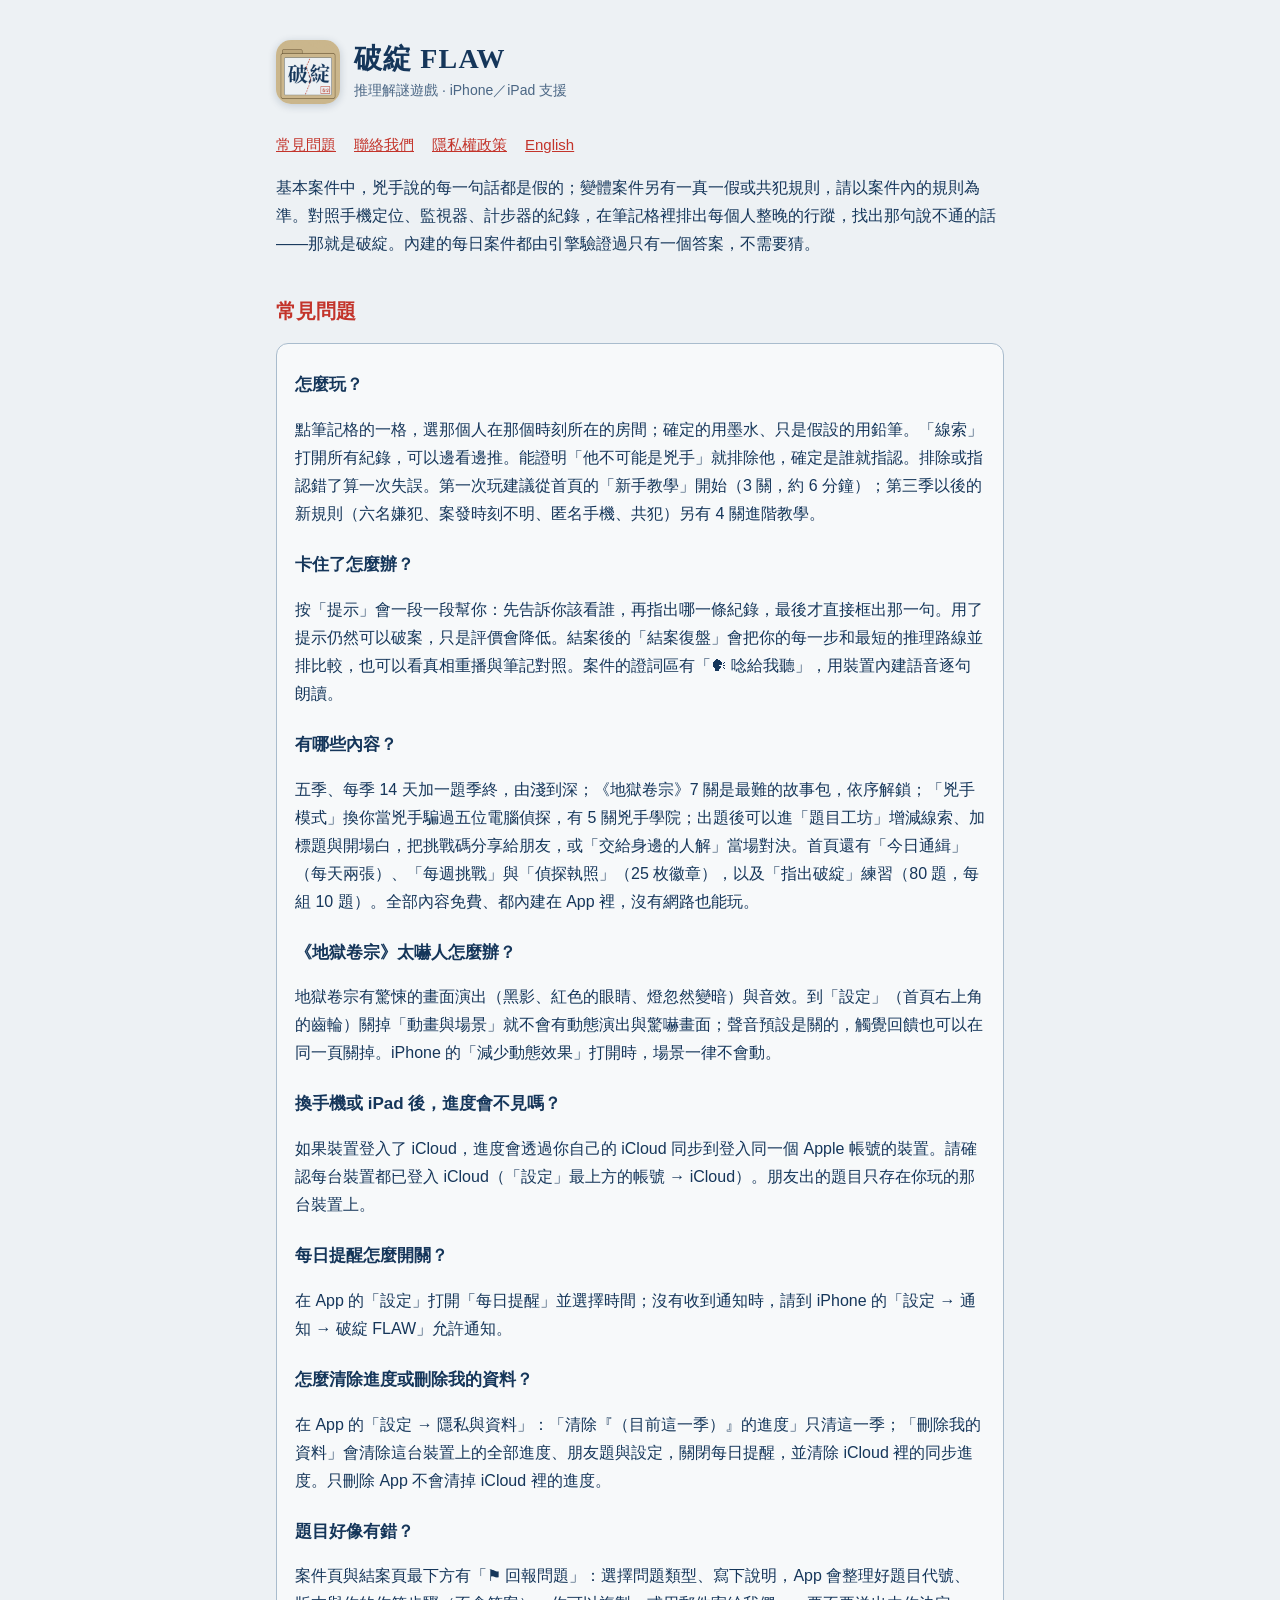
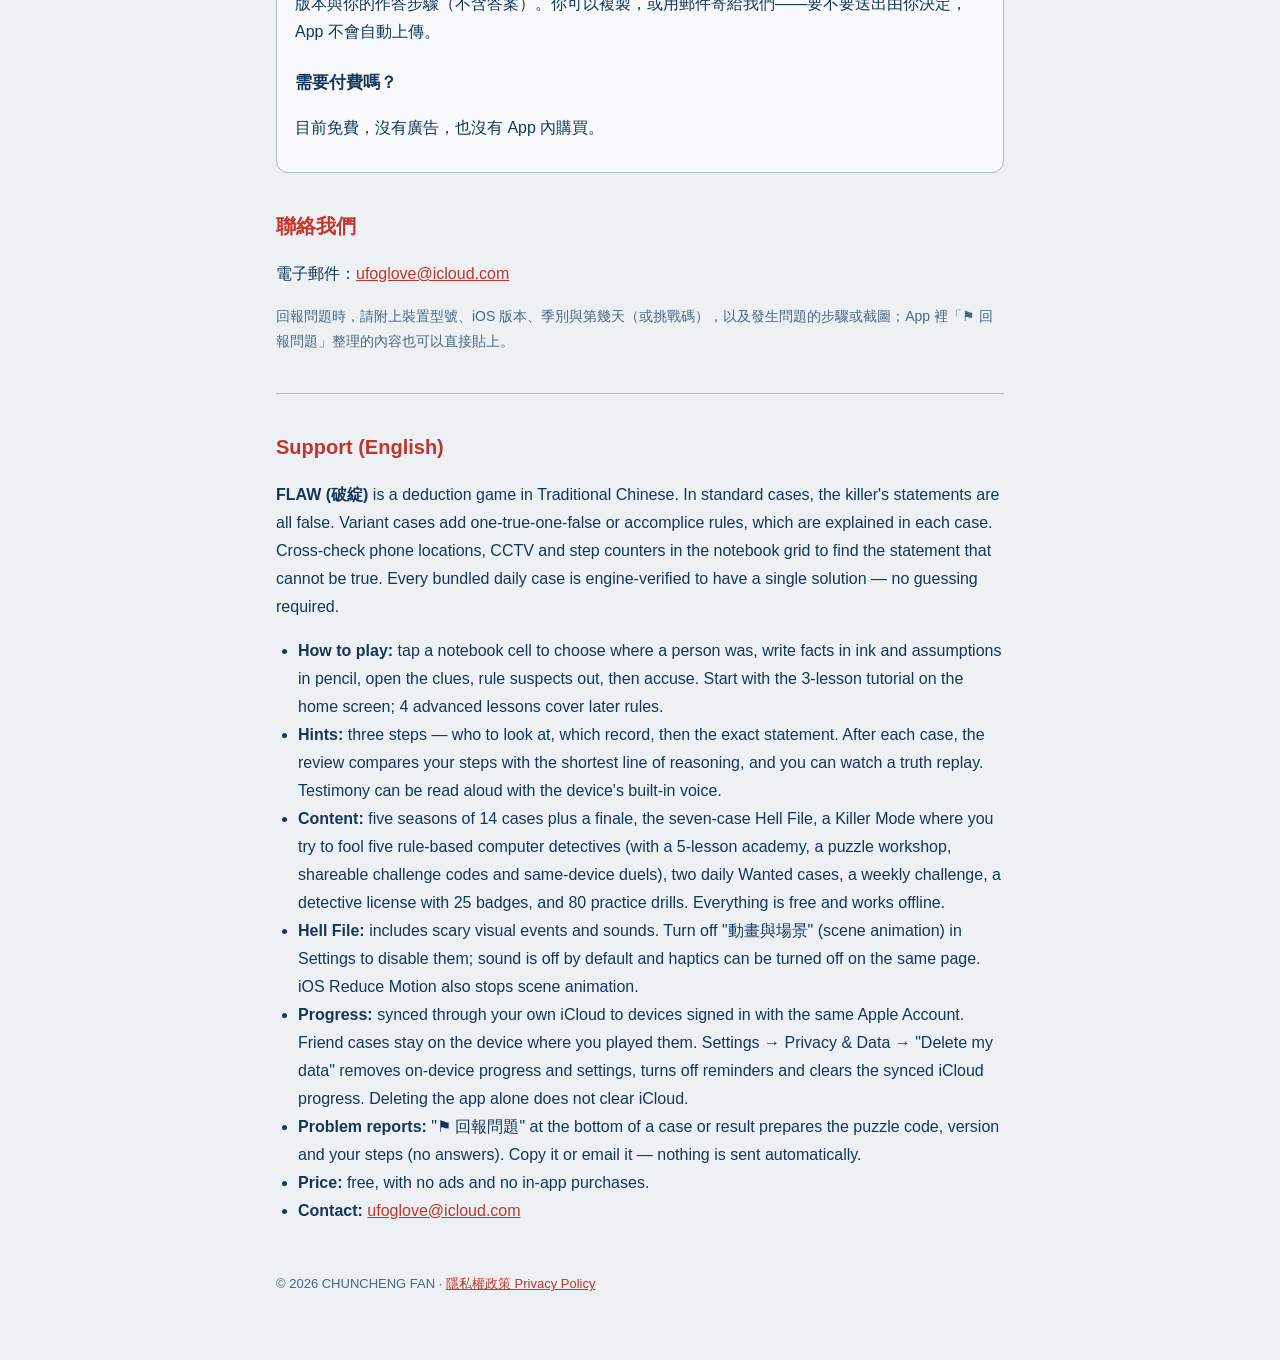
<file: index.html>
<!doctype html>
<html lang="zh-Hant">
<head>
<meta charset="utf-8">
<meta name="viewport" content="width=device-width, initial-scale=1">
<title>破綻 FLAW 支援</title>
<meta name="description" content="《破綻 FLAW》iPhone、iPad 推理遊戲的常見問題與聯絡方式。">
<link rel="icon" href="icon.png">
<link rel="stylesheet" href="style.css">
</head>
<body>
<main>
<header>
  <img src="icon.png" alt="破綻 FLAW App 圖示">
  <div><h1>破綻 FLAW</h1><p class="sub">推理解謎遊戲 · iPhone／iPad 支援</p></div>
</header>
<nav><a href="#faq">常見問題</a><a href="#contact">聯絡我們</a><a href="privacy.html">隱私權政策</a><a href="#en">English</a></nav>

<p>基本案件中，兇手說的每一句話都是假的；變體案件另有一真一假或共犯規則，請以案件內的規則為準。對照手機定位、監視器、計步器的紀錄，在筆記格裡排出每個人整晚的行蹤，找出那句說不通的話——那就是破綻。內建的每日案件都由引擎驗證過只有一個答案，不需要猜。</p>

<h2 id="faq">常見問題</h2>
<div class="card">
  <h3>怎麼玩？</h3>
  <p>點筆記格的一格，選那個人在那個時刻所在的房間；確定的用墨水、只是假設的用鉛筆。「線索」打開所有紀錄，可以邊看邊推。能證明「他不可能是兇手」就排除他，確定是誰就指認。排除或指認錯了算一次失誤。第一次玩建議從首頁的「新手教學」開始（3 關，約 6 分鐘）；第三季以後的新規則（六名嫌犯、案發時刻不明、匿名手機、共犯）另有 4 關進階教學。</p>
  <h3>卡住了怎麼辦？</h3>
  <p>按「提示」會一段一段幫你：先告訴你該看誰，再指出哪一條紀錄，最後才直接框出那一句。用了提示仍然可以破案，只是評價會降低。結案後的「結案復盤」會把你的每一步和最短的推理路線並排比較，也可以看真相重播與筆記對照。案件的證詞區有「🗣 唸給我聽」，用裝置內建語音逐句朗讀。</p>
  <h3>有哪些內容？</h3>
  <p>五季、每季 14 天加一題季終，由淺到深；《地獄卷宗》7 關是最難的故事包，依序解鎖；「兇手模式」換你當兇手騙過五位電腦偵探，有 5 關兇手學院；出題後可以進「題目工坊」增減線索、加標題與開場白，把挑戰碼分享給朋友，或「交給身邊的人解」當場對決。首頁還有「今日通緝」（每天兩張）、「每週挑戰」與「偵探執照」（25 枚徽章），以及「指出破綻」練習（80 題，每組 10 題）。全部內容免費、都內建在 App 裡，沒有網路也能玩。</p>
  <h3>《地獄卷宗》太嚇人怎麼辦？</h3>
  <p>地獄卷宗有驚悚的畫面演出（黑影、紅色的眼睛、燈忽然變暗）與音效。到「設定」（首頁右上角的齒輪）關掉「動畫與場景」就不會有動態演出與驚嚇畫面；聲音預設是關的，觸覺回饋也可以在同一頁關掉。iPhone 的「減少動態效果」打開時，場景一律不會動。</p>
  <h3>換手機或 iPad 後，進度會不見嗎？</h3>
  <p>如果裝置登入了 iCloud，進度會透過你自己的 iCloud 同步到登入同一個 Apple 帳號的裝置。請確認每台裝置都已登入 iCloud（「設定」最上方的帳號 → iCloud）。朋友出的題目只存在你玩的那台裝置上。</p>
  <h3>每日提醒怎麼開關？</h3>
  <p>在 App 的「設定」打開「每日提醒」並選擇時間；沒有收到通知時，請到 iPhone 的「設定 → 通知 → 破綻 FLAW」允許通知。</p>
  <h3>怎麼清除進度或刪除我的資料？</h3>
  <p>在 App 的「設定 → 隱私與資料」：「清除『（目前這一季）』的進度」只清這一季；「刪除我的資料」會清除這台裝置上的全部進度、朋友題與設定，關閉每日提醒，並清除 iCloud 裡的同步進度。只刪除 App 不會清掉 iCloud 裡的進度。</p>
  <h3>題目好像有錯？</h3>
  <p>案件頁與結案頁最下方有「⚑ 回報問題」：選擇問題類型、寫下說明，App 會整理好題目代號、版本與你的作答步驟（不含答案）。你可以複製，或用郵件寄給我們——要不要送出由你決定，App 不會自動上傳。</p>
  <h3>需要付費嗎？</h3>
  <p>目前免費，沒有廣告，也沒有 App 內購買。</p>
</div>

<h2 id="contact">聯絡我們</h2>
<p>電子郵件：<a href="mailto:ufoglove@icloud.com?subject=%E7%A0%B4%E7%B6%BB%20FLAW%20%E6%94%AF%E6%8F%B4">ufoglove@icloud.com</a></p>
<p class="muted">回報問題時，請附上裝置型號、iOS 版本、季別與第幾天（或挑戰碼），以及發生問題的步驟或截圖；App 裡「⚑ 回報問題」整理的內容也可以直接貼上。</p>

<hr>
<h2 id="en">Support (English)</h2>
<p><strong>FLAW (破綻)</strong> is a deduction game in Traditional Chinese. In standard cases, the killer's statements are all false. Variant cases add one-true-one-false or accomplice rules, which are explained in each case. Cross-check phone locations, CCTV and step counters in the notebook grid to find the statement that cannot be true. Every bundled daily case is engine-verified to have a single solution — no guessing required.</p>
<ul>
  <li><strong>How to play:</strong> tap a notebook cell to choose where a person was, write facts in ink and assumptions in pencil, open the clues, rule suspects out, then accuse. Start with the 3-lesson tutorial on the home screen; 4 advanced lessons cover later rules.</li>
  <li><strong>Hints:</strong> three steps — who to look at, which record, then the exact statement. After each case, the review compares your steps with the shortest line of reasoning, and you can watch a truth replay. Testimony can be read aloud with the device's built-in voice.</li>
  <li><strong>Content:</strong> five seasons of 14 cases plus a finale, the seven-case Hell File, a Killer Mode where you try to fool five rule-based computer detectives (with a 5-lesson academy, a puzzle workshop, shareable challenge codes and same-device duels), two daily Wanted cases, a weekly challenge, a detective license with 25 badges, and 80 practice drills. Everything is free and works offline.</li>
  <li><strong>Hell File:</strong> includes scary visual events and sounds. Turn off "動畫與場景" (scene animation) in Settings to disable them; sound is off by default and haptics can be turned off on the same page. iOS Reduce Motion also stops scene animation.</li>
  <li><strong>Progress:</strong> synced through your own iCloud to devices signed in with the same Apple Account. Friend cases stay on the device where you played them. Settings → Privacy &amp; Data → "Delete my data" removes on-device progress and settings, turns off reminders and clears the synced iCloud progress. Deleting the app alone does not clear iCloud.</li>
  <li><strong>Problem reports:</strong> "⚑ 回報問題" at the bottom of a case or result prepares the puzzle code, version and your steps (no answers). Copy it or email it — nothing is sent automatically.</li>
  <li><strong>Price:</strong> free, with no ads and no in-app purchases.</li>
  <li><strong>Contact:</strong> <a href="mailto:ufoglove@icloud.com">ufoglove@icloud.com</a></li>
</ul>
<footer>© 2026 CHUNCHENG FAN · <a href="privacy.html">隱私權政策 Privacy Policy</a></footer>
</main>
</body>
</html>
</file>
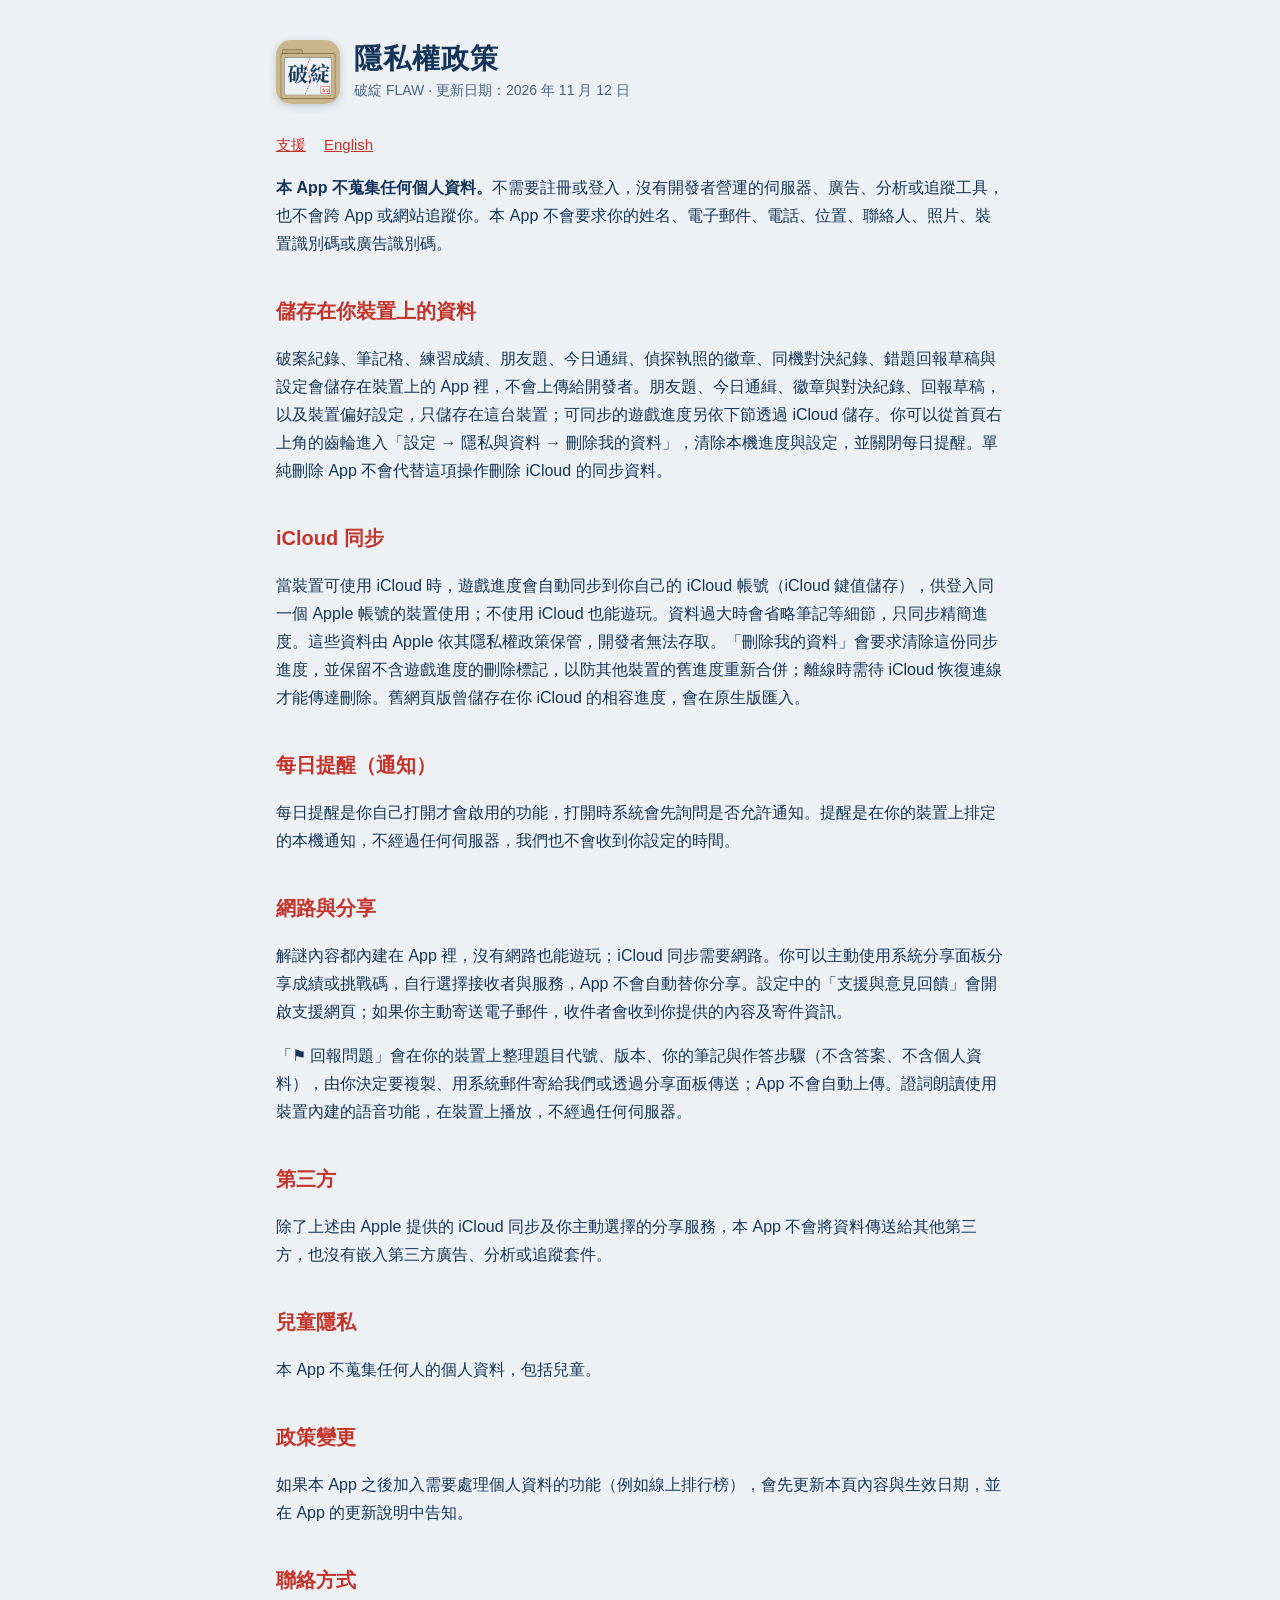
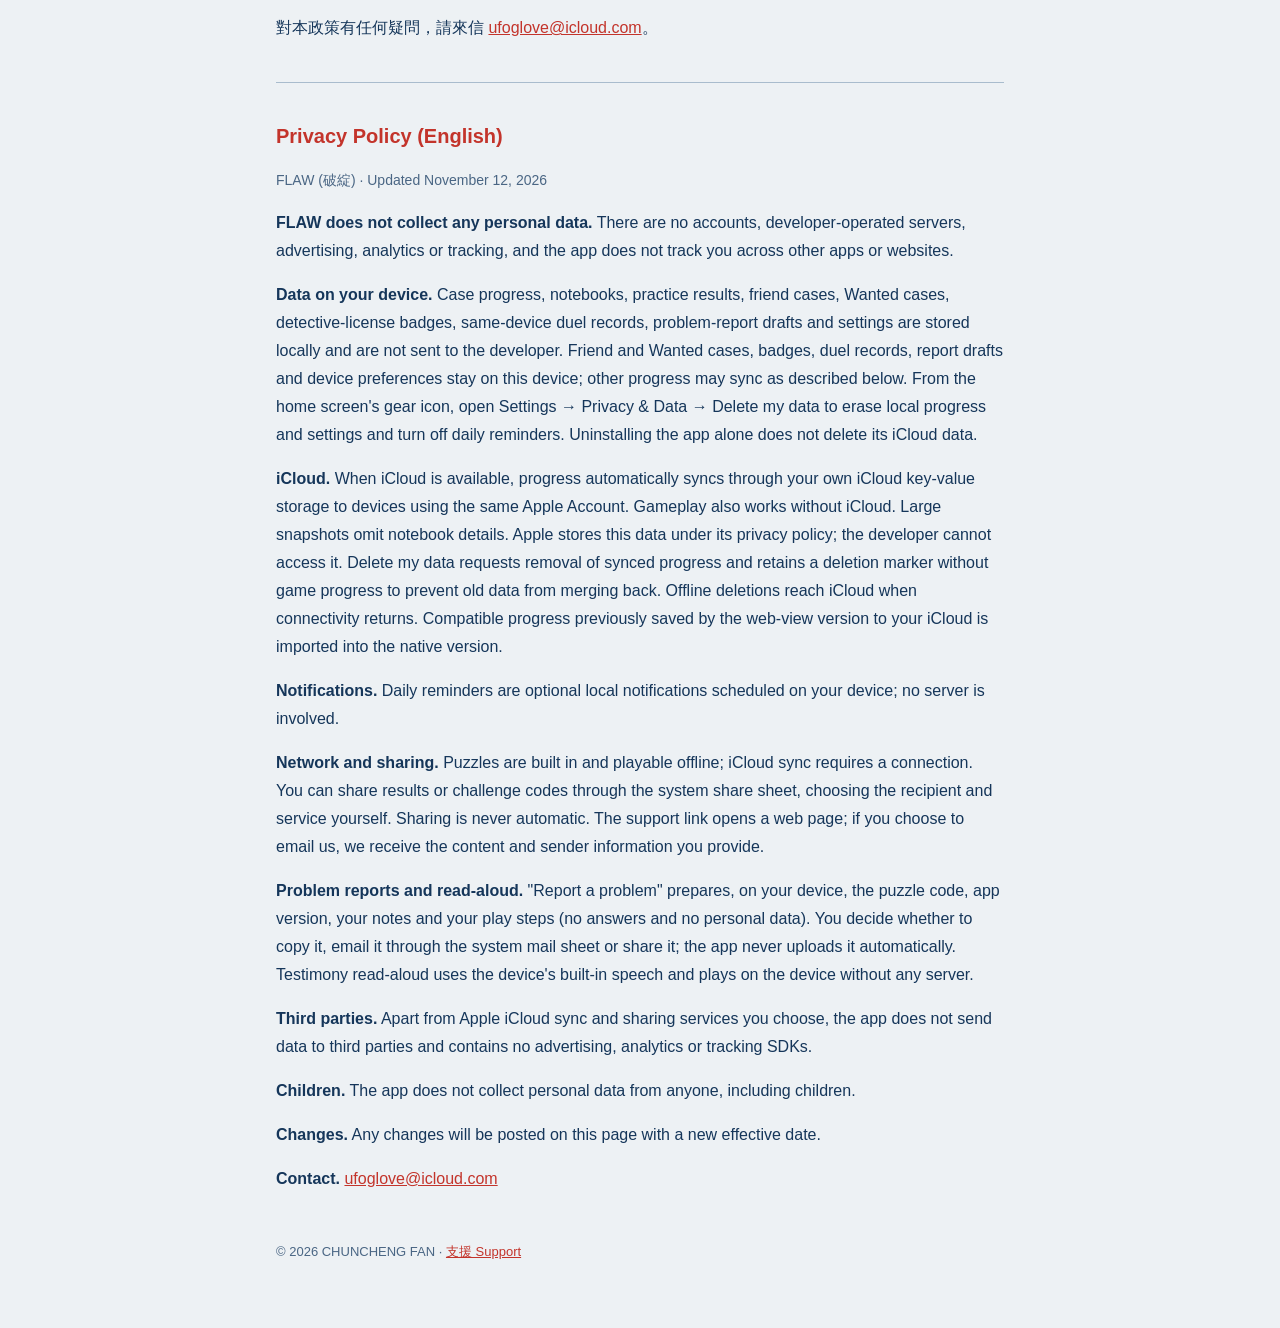
<file: privacy.html>
<!doctype html>
<html lang="zh-Hant">
<head>
<meta charset="utf-8">
<meta name="viewport" content="width=device-width, initial-scale=1">
<title>破綻 FLAW 隱私權政策</title>
<meta name="description" content="《破綻 FLAW》的隱私權政策：不蒐集任何個人資料。">
<link rel="icon" href="icon.png">
<link rel="stylesheet" href="style.css">
</head>
<body>
<main>
<header>
  <img src="icon.png" alt="破綻 FLAW App 圖示">
  <div><h1>隱私權政策</h1><p class="sub">破綻 FLAW · 更新日期：2026 年 11 月 12 日</p></div>
</header>
<nav><a href="index.html">支援</a><a href="#en">English</a></nav>

<p><strong>本 App 不蒐集任何個人資料。</strong>不需要註冊或登入，沒有開發者營運的伺服器、廣告、分析或追蹤工具，也不會跨 App 或網站追蹤你。本 App 不會要求你的姓名、電子郵件、電話、位置、聯絡人、照片、裝置識別碼或廣告識別碼。</p>

<h2>儲存在你裝置上的資料</h2>
<p>破案紀錄、筆記格、練習成績、朋友題、今日通緝、偵探執照的徽章、同機對決紀錄、錯題回報草稿與設定會儲存在裝置上的 App 裡，不會上傳給開發者。朋友題、今日通緝、徽章與對決紀錄、回報草稿，以及裝置偏好設定，只儲存在這台裝置；可同步的遊戲進度另依下節透過 iCloud 儲存。你可以從首頁右上角的齒輪進入「設定 → 隱私與資料 → 刪除我的資料」，清除本機進度與設定，並關閉每日提醒。單純刪除 App 不會代替這項操作刪除 iCloud 的同步資料。</p>

<h2>iCloud 同步</h2>
<p>當裝置可使用 iCloud 時，遊戲進度會自動同步到你自己的 iCloud 帳號（iCloud 鍵值儲存），供登入同一個 Apple 帳號的裝置使用；不使用 iCloud 也能遊玩。資料過大時會省略筆記等細節，只同步精簡進度。這些資料由 Apple 依其隱私權政策保管，開發者無法存取。「刪除我的資料」會要求清除這份同步進度，並保留不含遊戲進度的刪除標記，以防其他裝置的舊進度重新合併；離線時需待 iCloud 恢復連線才能傳達刪除。舊網頁版曾儲存在你 iCloud 的相容進度，會在原生版匯入。</p>

<h2>每日提醒（通知）</h2>
<p>每日提醒是你自己打開才會啟用的功能，打開時系統會先詢問是否允許通知。提醒是在你的裝置上排定的本機通知，不經過任何伺服器，我們也不會收到你設定的時間。</p>

<h2>網路與分享</h2>
<p>解謎內容都內建在 App 裡，沒有網路也能遊玩；iCloud 同步需要網路。你可以主動使用系統分享面板分享成績或挑戰碼，自行選擇接收者與服務，App 不會自動替你分享。設定中的「支援與意見回饋」會開啟支援網頁；如果你主動寄送電子郵件，收件者會收到你提供的內容及寄件資訊。</p>
<p>「⚑ 回報問題」會在你的裝置上整理題目代號、版本、你的筆記與作答步驟（不含答案、不含個人資料），由你決定要複製、用系統郵件寄給我們或透過分享面板傳送；App 不會自動上傳。證詞朗讀使用裝置內建的語音功能，在裝置上播放，不經過任何伺服器。</p>

<h2>第三方</h2>
<p>除了上述由 Apple 提供的 iCloud 同步及你主動選擇的分享服務，本 App 不會將資料傳送給其他第三方，也沒有嵌入第三方廣告、分析或追蹤套件。</p>

<h2>兒童隱私</h2>
<p>本 App 不蒐集任何人的個人資料，包括兒童。</p>

<h2>政策變更</h2>
<p>如果本 App 之後加入需要處理個人資料的功能（例如線上排行榜），會先更新本頁內容與生效日期，並在 App 的更新說明中告知。</p>

<h2>聯絡方式</h2>
<p>對本政策有任何疑問，請來信 <a href="mailto:ufoglove@icloud.com">ufoglove@icloud.com</a>。</p>

<hr>
<h2 id="en">Privacy Policy (English)</h2>
<p class="muted">FLAW (破綻) · Updated November 12, 2026</p>
<p><strong>FLAW does not collect any personal data.</strong> There are no accounts, developer-operated servers, advertising, analytics or tracking, and the app does not track you across other apps or websites.</p>
<p><strong>Data on your device.</strong> Case progress, notebooks, practice results, friend cases, Wanted cases, detective-license badges, same-device duel records, problem-report drafts and settings are stored locally and are not sent to the developer. Friend and Wanted cases, badges, duel records, report drafts and device preferences stay on this device; other progress may sync as described below. From the home screen's gear icon, open Settings → Privacy &amp; Data → Delete my data to erase local progress and settings and turn off daily reminders. Uninstalling the app alone does not delete its iCloud data.</p>
<p><strong>iCloud.</strong> When iCloud is available, progress automatically syncs through your own iCloud key-value storage to devices using the same Apple Account. Gameplay also works without iCloud. Large snapshots omit notebook details. Apple stores this data under its privacy policy; the developer cannot access it. Delete my data requests removal of synced progress and retains a deletion marker without game progress to prevent old data from merging back. Offline deletions reach iCloud when connectivity returns. Compatible progress previously saved by the web-view version to your iCloud is imported into the native version.</p>
<p><strong>Notifications.</strong> Daily reminders are optional local notifications scheduled on your device; no server is involved.</p>
<p><strong>Network and sharing.</strong> Puzzles are built in and playable offline; iCloud sync requires a connection. You can share results or challenge codes through the system share sheet, choosing the recipient and service yourself. Sharing is never automatic. The support link opens a web page; if you choose to email us, we receive the content and sender information you provide.</p>
<p><strong>Problem reports and read-aloud.</strong> "Report a problem" prepares, on your device, the puzzle code, app version, your notes and your play steps (no answers and no personal data). You decide whether to copy it, email it through the system mail sheet or share it; the app never uploads it automatically. Testimony read-aloud uses the device's built-in speech and plays on the device without any server.</p>
<p><strong>Third parties.</strong> Apart from Apple iCloud sync and sharing services you choose, the app does not send data to third parties and contains no advertising, analytics or tracking SDKs.</p>
<p><strong>Children.</strong> The app does not collect personal data from anyone, including children.</p>
<p><strong>Changes.</strong> Any changes will be posted on this page with a new effective date.</p>
<p><strong>Contact.</strong> <a href="mailto:ufoglove@icloud.com">ufoglove@icloud.com</a></p>
<footer>© 2026 CHUNCHENG FAN · <a href="index.html">支援 Support</a></footer>
</main>
</body>
</html>
</file>
<file: style.css>
:root { --bg: #EDF1F4; --panel: #F7F9FA; --text: #15365A; --muted: #4A6684; --accent: #C3342B; --line: #A9BCCD; }
@media (prefers-color-scheme: dark) { :root { --bg: #0D2744; --panel: #12304F; --text: #E6EEF6; --muted: #A7BDD2; --accent: #FF7468; --line: #3F6489; } }
* { box-sizing: border-box; }
body { margin: 0; background: var(--bg); color: var(--text); font: 16px/1.75 -apple-system, BlinkMacSystemFont, "PingFang TC", "Noto Sans TC", "Segoe UI", sans-serif; }
main { max-width: 760px; margin: 0 auto; padding: 40px 16px 64px; }
header { display: flex; align-items: center; gap: 14px; margin-bottom: 28px; }
header img { width: 64px; height: 64px; border-radius: 15px; box-shadow: 0 2px 8px rgba(13, 39, 68, .2); }
h1 { font-family: "Songti TC", "Noto Serif TC", serif; font-size: 28px; margin: 0; line-height: 1.2; letter-spacing: .04em; }
.sub { color: var(--muted); margin: 2px 0 0; font-size: 14px; }
h2 { font-size: 20px; margin: 36px 0 10px; color: var(--accent); }
h3 { font-size: 17px; margin: 22px 0 6px; }
.muted { color: var(--muted); font-size: 14px; }
a { color: var(--accent); }
nav { display: flex; gap: 18px; flex-wrap: wrap; margin-bottom: 8px; font-size: 15px; }
.card { background: var(--panel); border: 1px solid var(--line); border-radius: 12px; padding: 4px 18px 14px; margin-top: 14px; }
ul { padding-left: 22px; }
hr { border: 0; border-top: 1px solid var(--line); margin: 40px 0 24px; }
footer { color: var(--muted); font-size: 13px; margin-top: 48px; }
</file>
